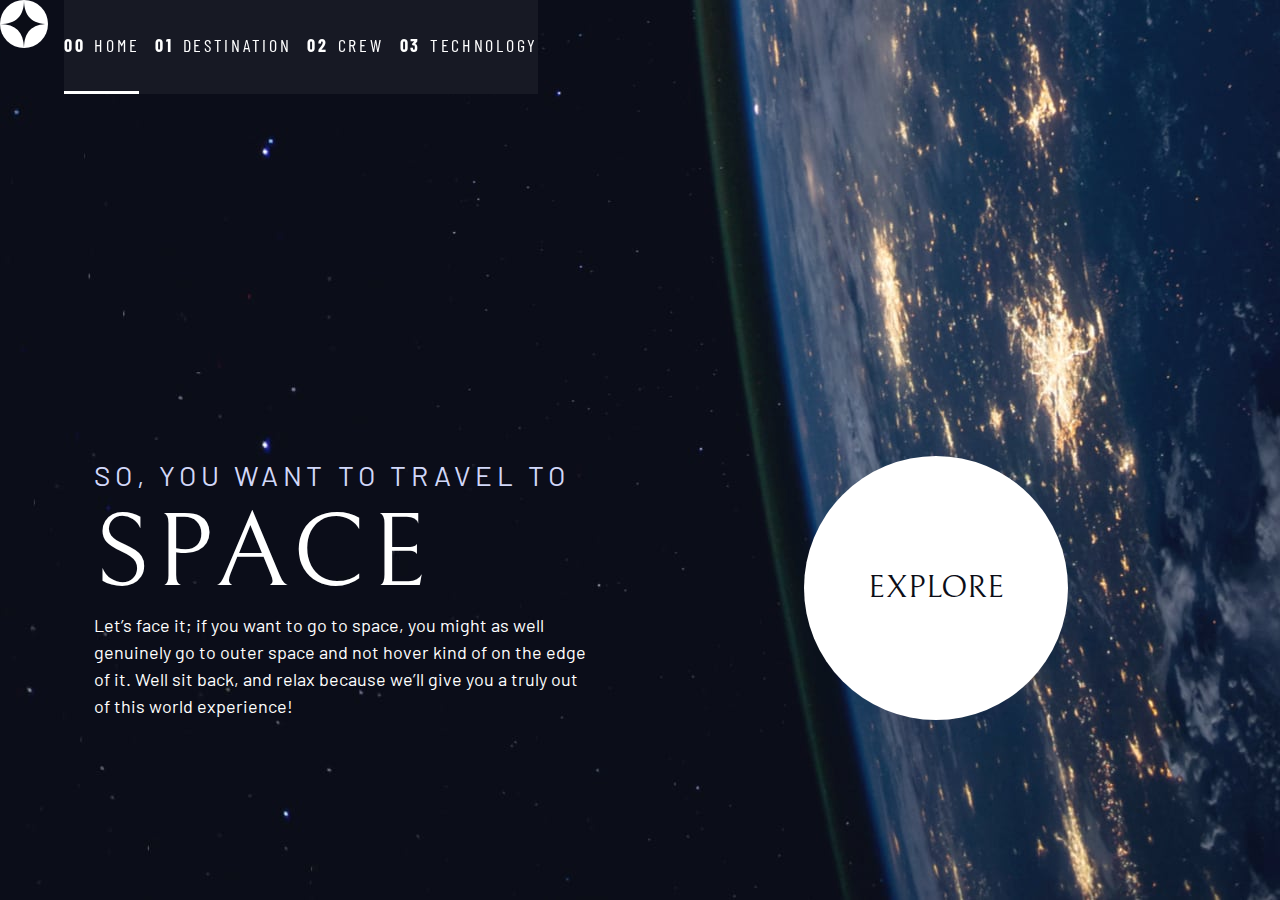
<file: index.html>
<!DOCTYPE html>
<html lang="en">
<head>
  <meta charset="UTF-8">
  <meta name="viewport" content="width=device-width, initial-scale=1.0">

  <link rel="icon" type="image/png" sizes="32x32" href="./assets/favicon-32x32.png">
  <!-- Google fonts -->
  <link rel="preconnect" href="https://fonts.googleapis.com">
  <link rel="preconnect" href="https://fonts.gstatic.com" crossorigin>
  <link href="https://fonts.googleapis.com/css2?family=Barlow+Condensed:wght@400;700&family=Bellefair&family=Barlow:wght@400;700&display=swap"
      rel="stylesheet">
      
  <!-- Our custom CSS -->
  <link rel="stylesheet" href="index.css">
  <title>Frontend Mentor | Space tourism website</title>

  <script src="index.js" defer></script>
</head>
<body class="home">
  

  <header class="primary-header flex">
    <div>
      <img src="./assets/shared/logo.svg" alt="space tourism logo" class="logo">
  
    </div>
    <button class="mobile-nav-toggle" aria-controls="primary-navigation"><span class="sr-only"
      aria-expanded="false">Menu</span></button>
   <nav>
      <ul id="primary-navigation" data-visible="false" class="primary-navigation underline-indicators flex">
        <li class="active"><a class="ff-sans-cond uppercase text-white letter-spacing-2" 
          href="index.html"><span>00</span>Home</a>
        <li><a class="ff-sans-cond uppercase text-white letter-spacing-2" 
          href="destination.html"><span>01</span>Destination</a>
        <li><a class="ff-sans-cond uppercase text-white letter-spacing-2" 
          href="crew.html"><span>02</span>Crew</a>
        <li><a class="ff-sans-cond uppercase text-white letter-spacing-2" 
          href="technology.html"><span>03</span>Technology</a>
      </ul>
    </nav> 

    


  </header>
  
  <div class="grid-container grid-container--home">
    <div>
    <h1 class="text-accent fs-500 ff-sans cond uppercase letter-spacing-1">So, you want to travel to
    <span class="fs-900 ff-serif text-white d-block">Space</span></h1>
  

    <p>Let’s face it; if you want to go to space, you might as well genuinely go to 
      outer space and not hover kind of on the edge of it. Well sit back, and relax 
      because we’ll give you a truly out of this world experience!</p>
    </div>
  <div>
  <a href="#" class="large-button uppercase ff-serif text-dark bg-white">Explore</a>
  </div>
</div>
</body>
</html>
</file>
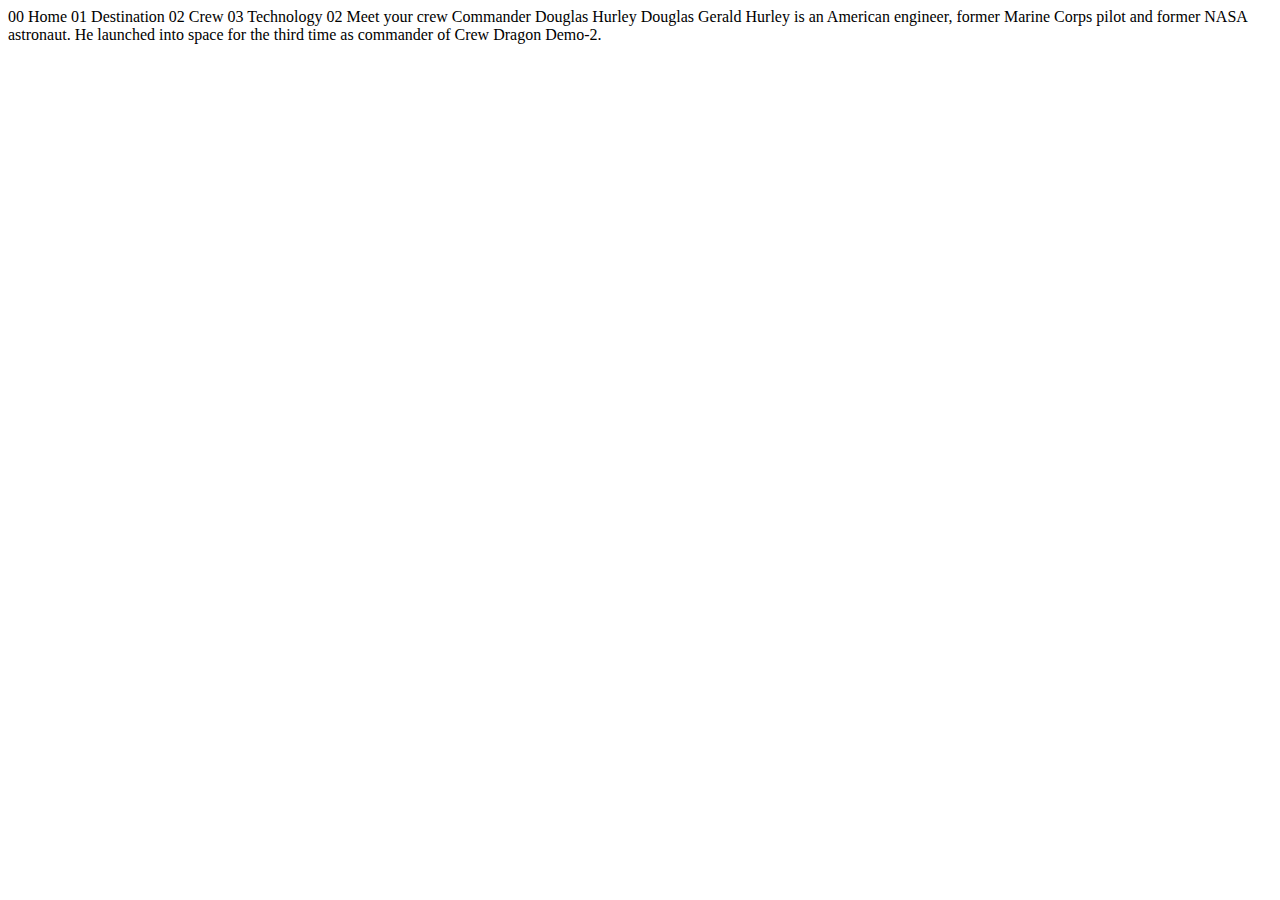
<file: crew-commander.html>
<!DOCTYPE html>
<html lang="en">
<head>
  <meta charset="UTF-8">
  <meta name="viewport" content="width=device-width, initial-scale=1.0">

  <link rel="icon" type="image/png" sizes="32x32" href="./assets/favicon-32x32.png">
  
  <title>Frontend Mentor | Space tourism website</title>
</head>
<body>

  00 Home
  01 Destination
  02 Crew
  03 Technology

  02 Meet your crew

  Commander
  Douglas Hurley

  Douglas Gerald Hurley is an American engineer, former Marine Corps pilot 
  and former NASA astronaut. He launched into space for the third time as 
  commander of Crew Dragon Demo-2.
</body>
</html>
</file>
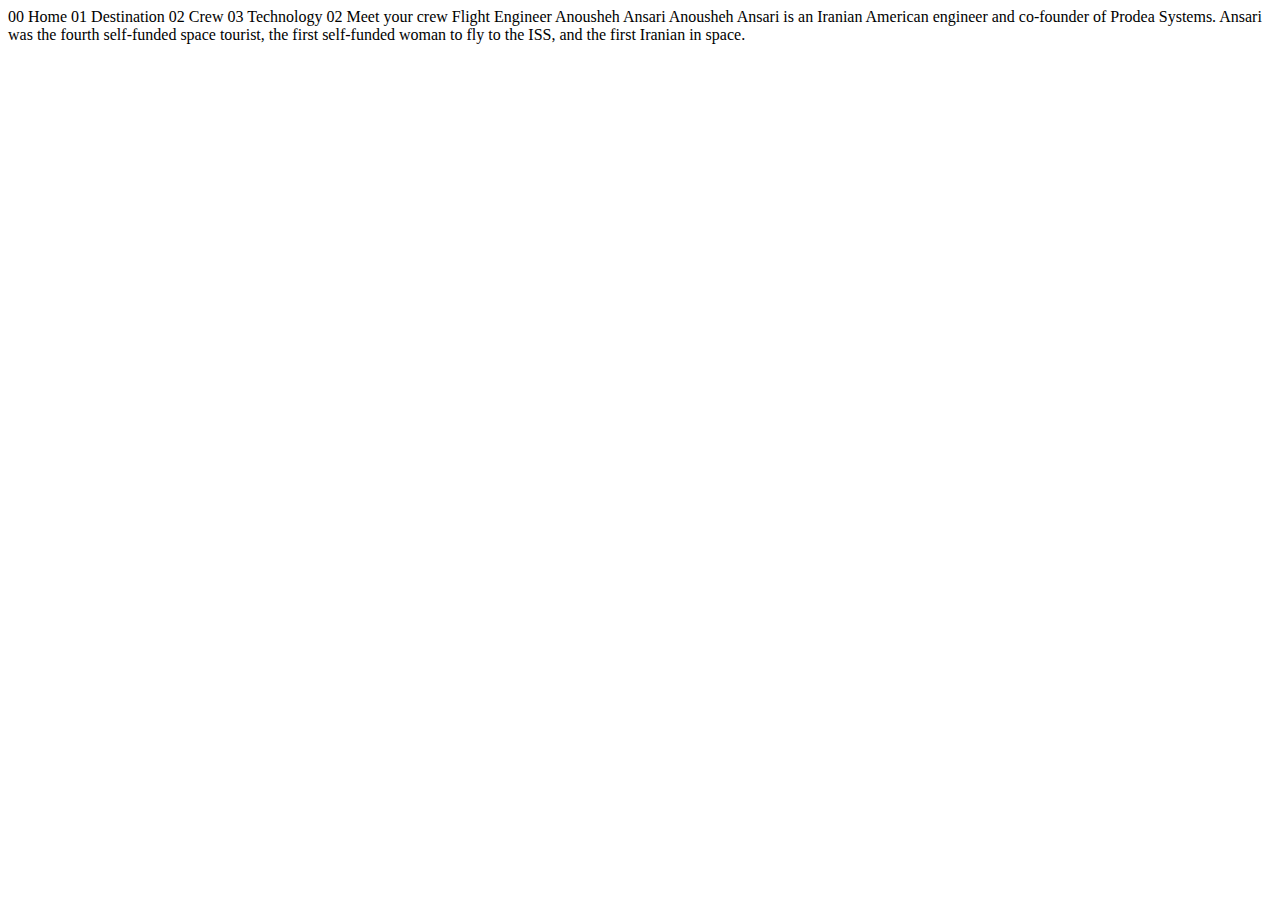
<file: crew-engineer.html>
<!DOCTYPE html>
<html lang="en">
<head>
  <meta charset="UTF-8">
  <meta name="viewport" content="width=device-width, initial-scale=1.0">

  <link rel="icon" type="image/png" sizes="32x32" href="./assets/favicon-32x32.png">
  
  <title>Frontend Mentor | Space tourism website</title>
</head>
<body>

  00 Home
  01 Destination
  02 Crew
  03 Technology

  02 Meet your crew

  Flight Engineer
  Anousheh Ansari

  Anousheh Ansari is an Iranian American engineer and co-founder of Prodea Systems. 
  Ansari was the fourth self-funded space tourist, the first self-funded woman to 
  fly to the ISS, and the first Iranian in space. 
</body>
</html>
</file>
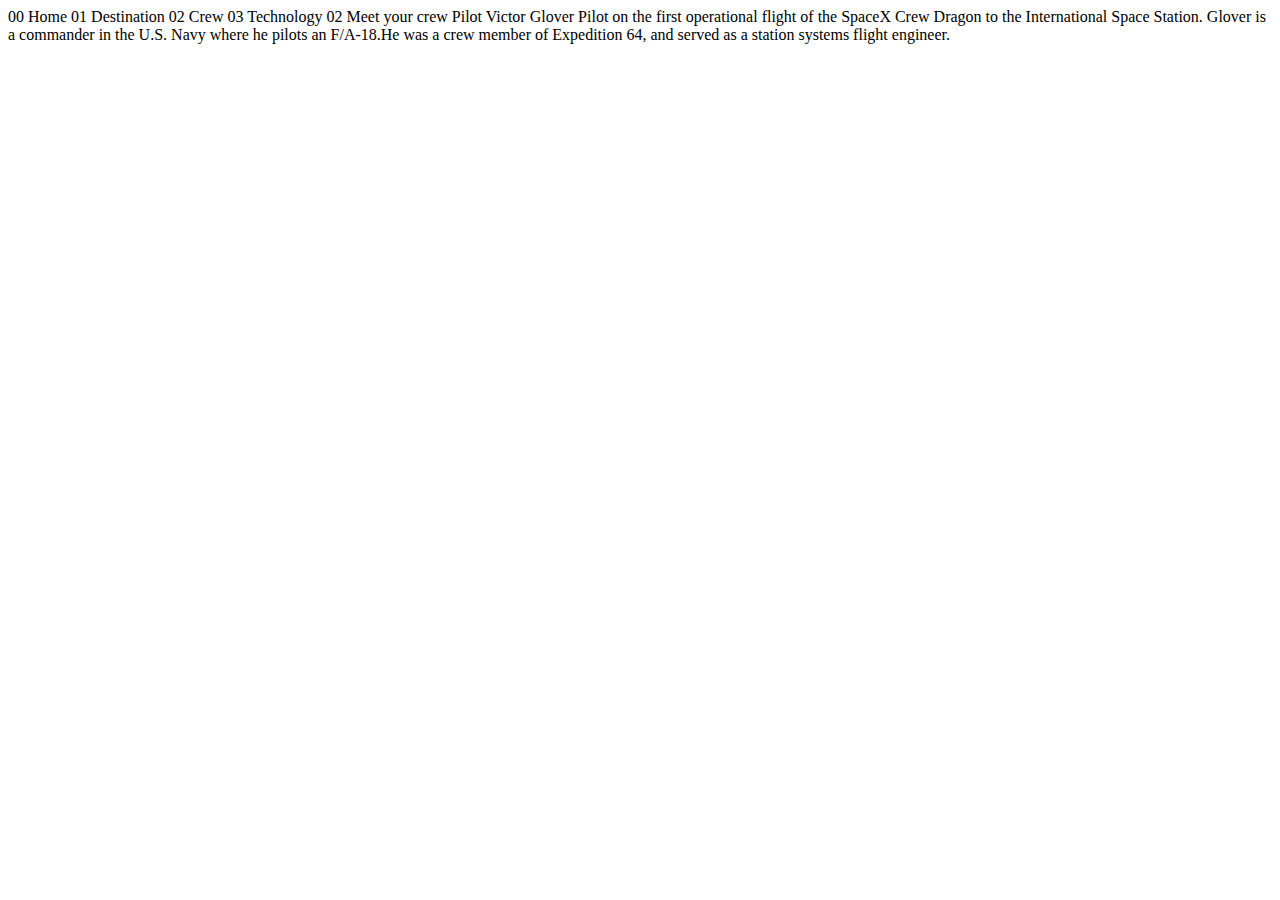
<file: crew-pilot.html>
<!DOCTYPE html>
<html lang="en">
<head>
  <meta charset="UTF-8">
  <meta name="viewport" content="width=device-width, initial-scale=1.0">

  <link rel="icon" type="image/png" sizes="32x32" href="./assets/favicon-32x32.png">
  
  <title>Frontend Mentor | Space tourism website</title>
</head>
<body>

  00 Home
  01 Destination
  02 Crew
  03 Technology

  02 Meet your crew

  Pilot
  Victor Glover

  Pilot on the first operational flight of the SpaceX Crew Dragon to the 
  International Space Station. Glover is a commander in the U.S. Navy where 
  he pilots an F/A-18.He was a crew member of Expedition 64, and served as a 
  station systems flight engineer. 
</body>
</html>
</file>
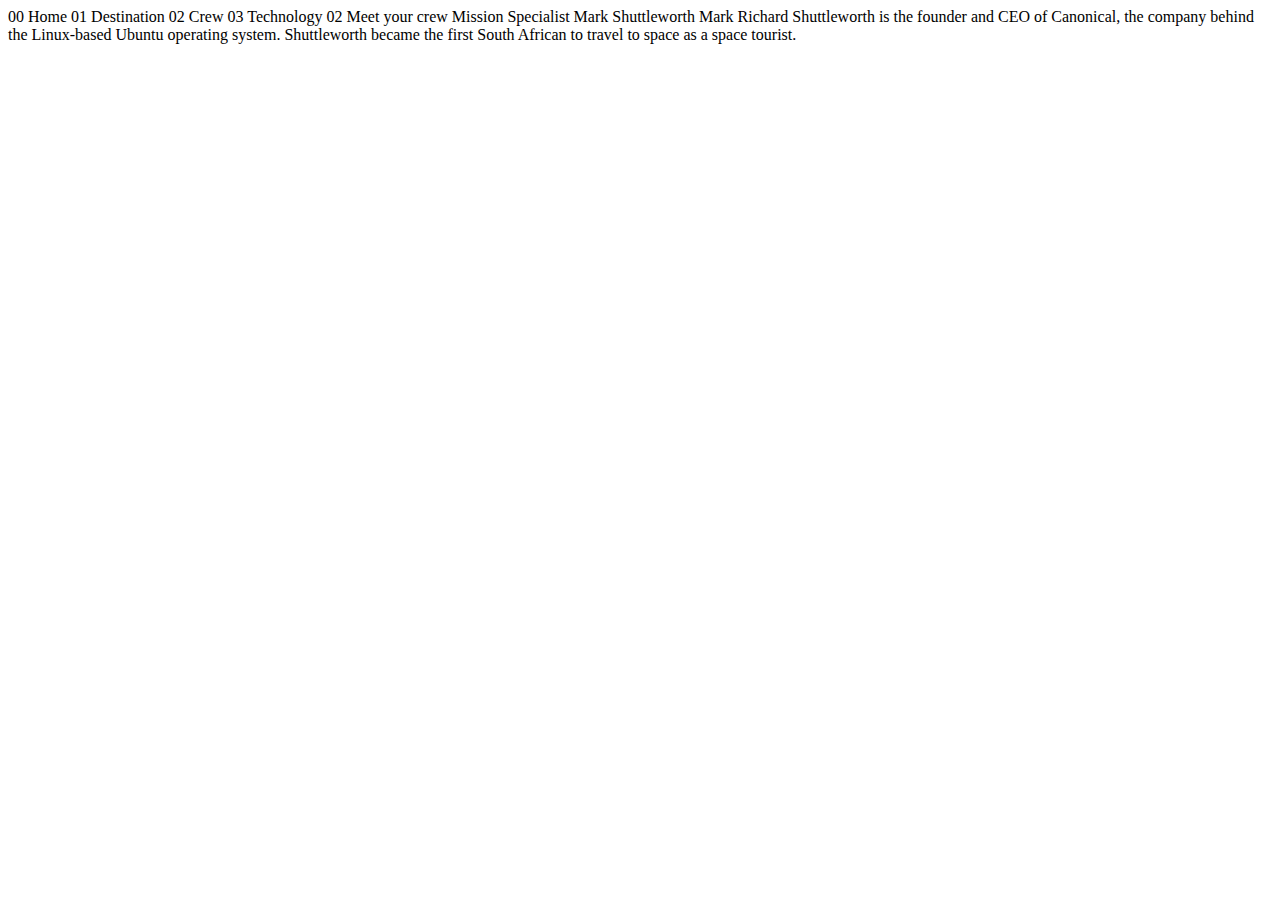
<file: crew-specialist.html>
<!DOCTYPE html>
<html lang="en">
<head>
  <meta charset="UTF-8">
  <meta name="viewport" content="width=device-width, initial-scale=1.0">

  <link rel="icon" type="image/png" sizes="32x32" href="./assets/favicon-32x32.png">
  
  <title>Frontend Mentor | Space tourism website</title>
</head>
<body>

  00 Home
  01 Destination
  02 Crew
  03 Technology

  02 Meet your crew

  Mission Specialist
  Mark Shuttleworth

  Mark Richard Shuttleworth is the founder and CEO of Canonical, the company behind 
  the Linux-based Ubuntu operating system. Shuttleworth became the first South 
  African to travel to space as a space tourist.
</body>
</html>
</file>
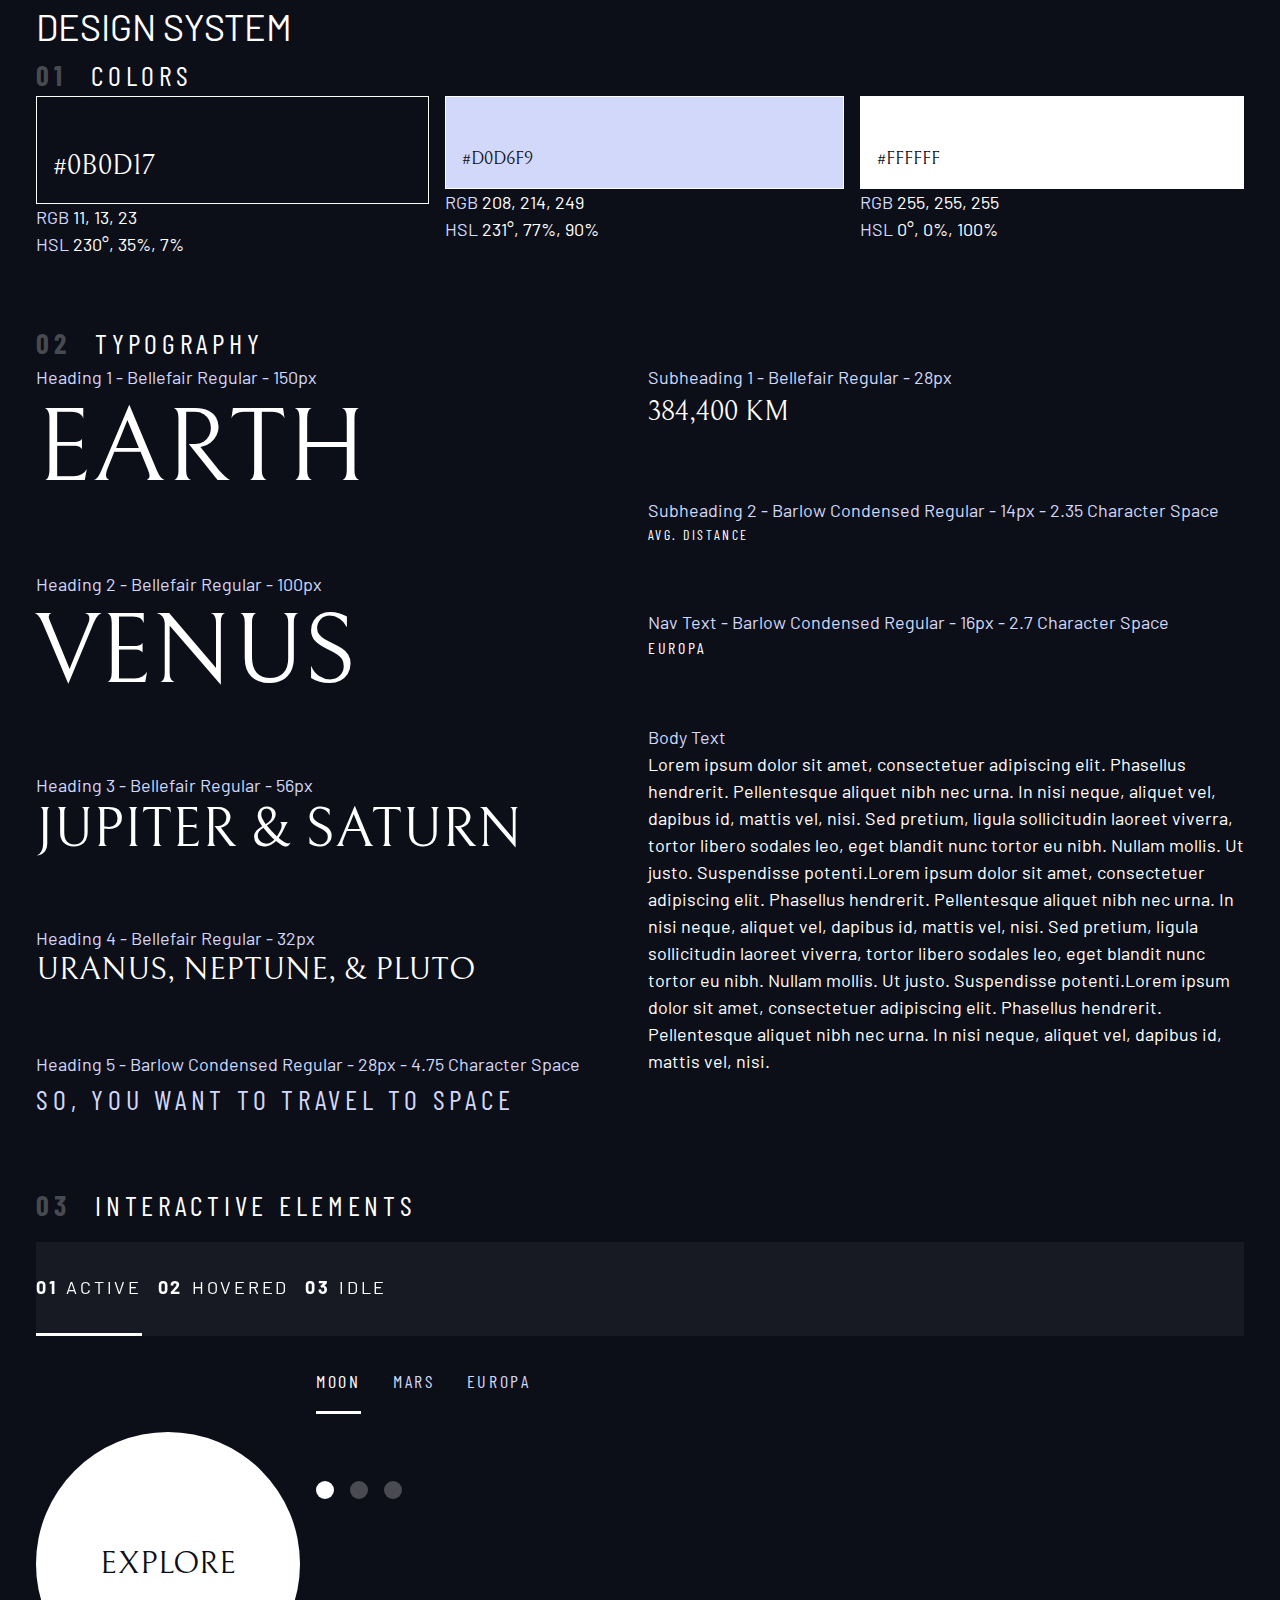
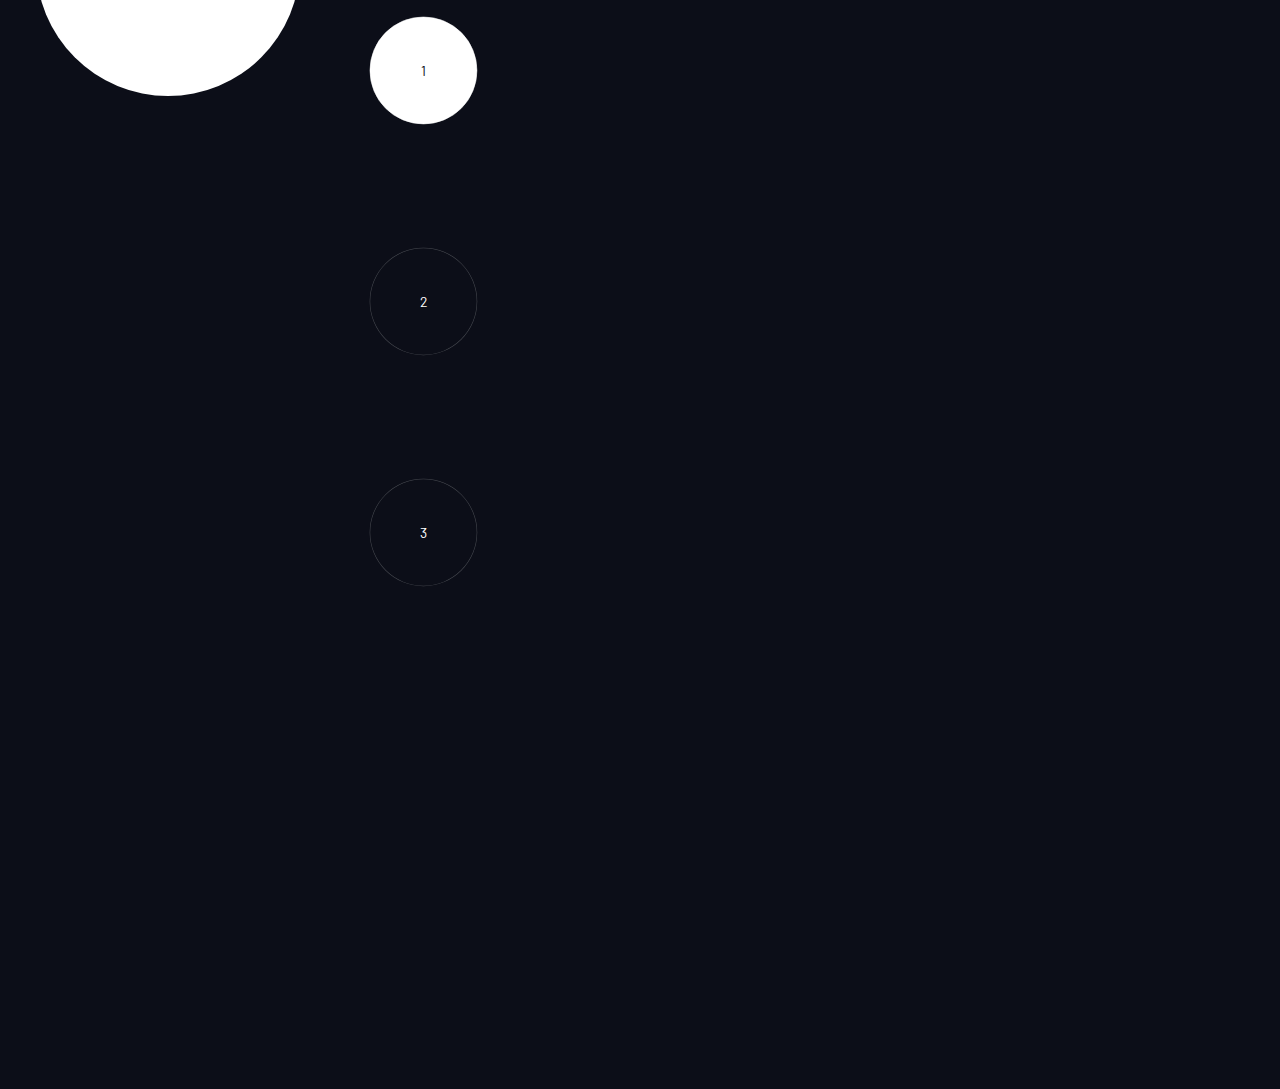
<file: design-system.html>
<!DOCTYPE html>
<html lang="en">
<head>
  <meta charset="UTF-8">
  <meta http-equiv="X-UA-Compatible" content="IE=edge">
  <meta name="viewport" content="width=device-width, initial-scale=1.0">
  <title>Document</title>
 <!-- Google fonts -->
 <link rel="preconnect" href="https://fonts.googleapis.com">
 <link rel="preconnect" href="https://fonts.gstatic.com" crossorigin>
 <link href="https://fonts.googleapis.com/css2?family=Barlow+Condensed:wght@400;700&family=Bellefair&family=Barlow:wght@400;700&display=swap"
     rel="stylesheet">

  <link rel="stylesheet" href="index.css">
</head>
<body class="bg-dark text-white">
    <div class="container">
      <h1 class="uppercase">Design System</h1>

      <section id="colors">
        <h2 class="numbered-title"><span>01</span> colors</h2>
        
        <div class="flex">
        <div style="flex-grow: 1">
            <div class="bg-dark text-white ff-serif fs-500" style="padding : 3rem 1rem 1rem; border: 1px solid white">
            #0B0D17
            </div>
            <p><span class="text-accent">RGB</span> 11, 13, 23</p>
            <p><span class="text-accent">HSL</span> 230°, 35%, 7%</p>
        </div>

        <div style="flex-grow: 1">
          <div class="bg-accent text-dark ff-serif" style="padding : 3rem 1rem 1rem; border: 1px solid white">
          #D0D6F9
          </div>
          <p><span class="text-accent">RGB</span> 208, 214, 249</p>
          <p><span class="text-accent">HSL</span> 231°, 77%, 90%</p>
      </div>

      <div style="flex-grow: 1">
        <div class="bg-white text-dark ff-serif" style="padding : 3rem 1rem 1rem; border: 1px solid white">
        #FFFFFF
        </div>
        <p><span class="text-accent">RGB</span> 255, 255, 255</p>
        <p><span class="text-accent">HSL</span> 0°, 0%, 100%</p>
    </div>
  </div>

      </section>
      <section id="typography"  style="margin: 4rem 0">
        <h2 class="numbered-title"><span>02 </span>Typography</h2>
        <div class="flex">
            <div class="flow" style="flex-basis: 100%; --flow-space: 4rem;">
                <div> 
                    <p class="text-accent">Heading 1 - Bellefair Regular - 150px</p>
                    <p class="fs-900 ff-serif uppercase">Earth</p>
                </div>
                <div> 
                    <p class="text-accent">Heading 2 - Bellefair Regular - 100px</p>
                    <p class="fs-800 ff-serif uppercase">Venus</p>
                </div>
                <div> 
                    <p class="text-accent">Heading 3 - Bellefair Regular - 56px</p>
                    <p class="fs-700 ff-serif uppercase">Jupiter & Saturn</p>
                    
                </div>
                <div> 
                    <p class="text-accent">Heading 4 - Bellefair Regular - 32px</p>
                    <p class="fs-600 ff-serif uppercase">Uranus, Neptune, & Pluto</p>
                </div>
                <div> 
                    <p class="text-accent">Heading 5 - Barlow Condensed Regular - 28px - 4.75 Character Space</p>
                    <p class="text-accent fs-500 ff-sans-cond uppercase letter-spacing-1">So, you want to travel to space</p>
                </div>
            
            </div>
            
            <div class="flow" style="flex-basis: 100%; --flow-space: 4rem;">
                <div> 
                    <p class="text-accent">Subheading 1 - Bellefair Regular - 28px</p>
                    <p class="fs-500 ff-serif uppercase">384,400 km</p>
                </div>
                <div> 
                    <p class="text-accent">Subheading 2 - Barlow Condensed Regular - 14px - 2.35 Character Space</p>
                    <p class="fs-200 ff-sans-cond uppercase letter-spacing-3">Avg. Distance</p>
                </div>
                <div> 
                    <p class="text-accent">Nav Text - Barlow Condensed Regular - 16px - 2.7 Character Space</p>
                    <p class="fs-300 ff-sans-cond uppercase letter-spacing-2">Europa</p>
                </div>
                <div> 
                    <p class="text-accent">Body Text</p>
                    <p>Lorem ipsum dolor sit amet, consectetuer adipiscing elit. Phasellus hendrerit. Pellentesque aliquet nibh nec urna. In nisi neque, aliquet vel, dapibus id, mattis vel, nisi. Sed pretium, ligula sollicitudin laoreet viverra, tortor libero sodales leo, eget blandit nunc tortor eu nibh. Nullam mollis. Ut justo. Suspendisse potenti.Lorem ipsum dolor sit amet, consectetuer adipiscing elit. Phasellus hendrerit. Pellentesque aliquet nibh nec urna. In nisi neque, aliquet vel, dapibus id, mattis vel, nisi. Sed pretium, ligula sollicitudin laoreet viverra, tortor libero sodales leo, eget blandit nunc tortor eu nibh. Nullam mollis. Ut justo. Suspendisse potenti.Lorem ipsum dolor sit amet, consectetuer adipiscing elit. Phasellus hendrerit. Pellentesque aliquet nibh nec urna. In nisi neque, aliquet vel, dapibus id, mattis vel, nisi. </p>
                </div>
            </div>
        </div>
    </section>

    <section class="flow" id="interactive-elements">
        <h2 class="numbered-title"><span>03</span> Interactive elements</h2>
        
        <!-- navigation -->
        <div>
            <nav>
                <ul class="primary-navigation underline-indicators flex">
                    <li class="active"><a class="uppercase text-white letter-spacing-2" 
                    href="#"><span>01</span>Active</a>
                    <li><a class="uppercase text-white letter-spacing-2" 
                    href="#"><span>02</span>Hovered</a>
                    <li><a class="uppercase text-white letter-spacing-2" 
                    href="#"><span>03</span>Idle</a>
                </ul>
            </nav>    
        </div>
        
        <div class="flex">
            <div style="margin-top: 5rem;">
                <!-- explore button -->
                <a href="#" class="large-button uppercase ff-serif fs-600 text-dark bg-white">Explore</a>
            </div>
            
            <div class="flow" style="margin-bottom: 50vh; --flow-space: 4rem">
                <!-- Tabs -->
                <div class="tab-list underline-indicators flex">
                    <button aria-selected="true" class= "uppercase ff-sans-cond text-accent letter-spacing-2 
                    bg-dark">Moon</button>
                    <button aria-selected="false" class= "uppercase ff-sans-cond text-accent letter-spacing-2 
                    bg-dark">Mars</button>
                    <button aria-selected="false" class= "uppercase ff-sans-cond text-accent letter-spacing-2 
                    bg-dark">Europa</button>
                </div>
                
                <!-- Dots -->
                <div class="dot-indicators flex">
                    <button aria-selected="true"><span class="sr-only">Slide title</span></button>
                    <button aria-selected="false"><span class="sr-only">Slide title</span></button>
                    <button aria-selected="false"><span class="sr-only">Slide title</span></button>
                </div>
                
                <!-- Numbers -->
                <div class="number-indicators flex" style="flex-direction: column;">
                    <button aria-selected="true" class="text-white ff-sans-normal fs-500">1</button>
                    <button aria-selected="false" class="text-white ff-sans-normal fs-500">2</button>
                    <button aria-selected="false" class="text-white ff-sans-normal fs-500">3</button>
                </div>
            </div>
        </div>
        
    </section>

    </div>

  <script src="index.js" defer></script>
</body>
</html>
</file>
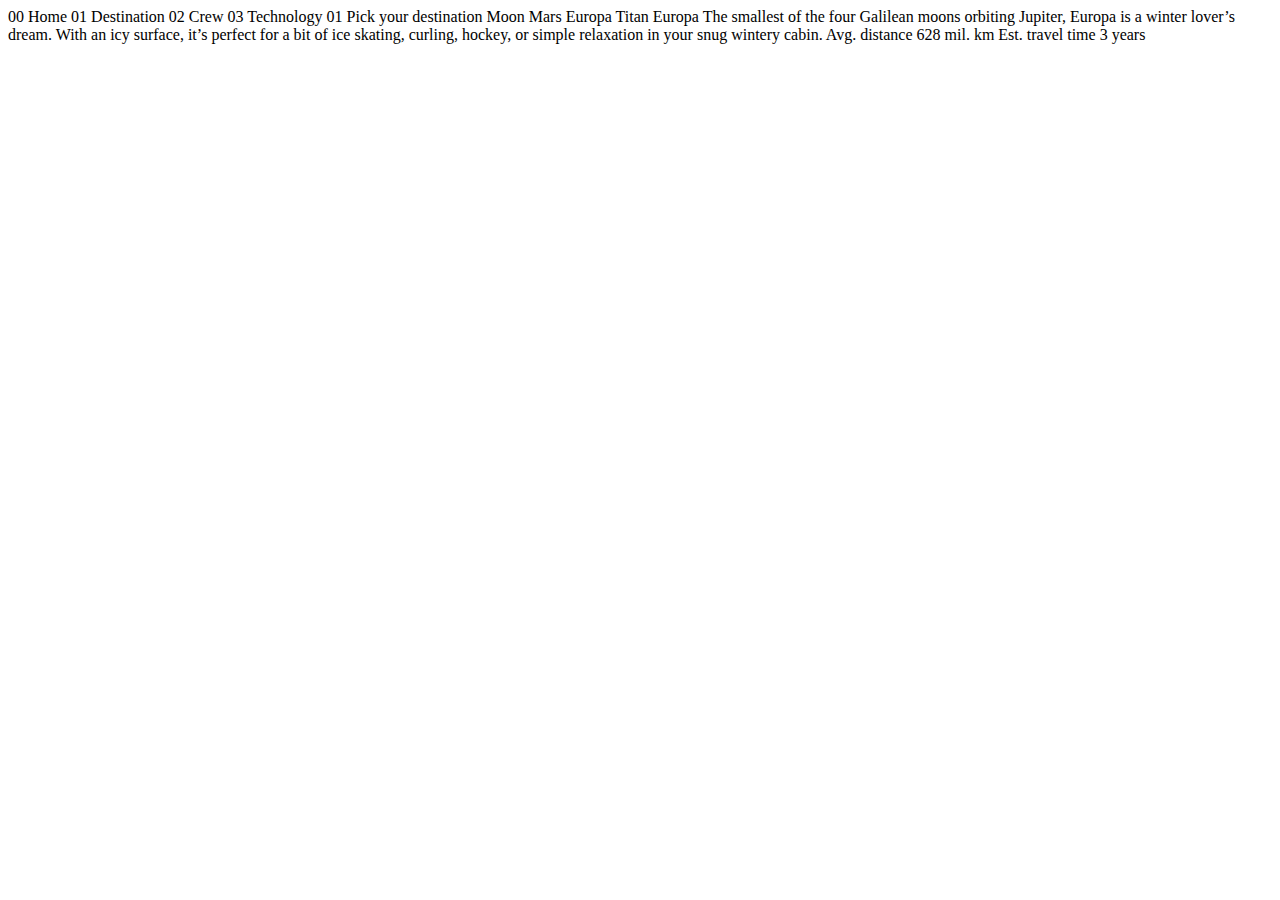
<file: destination-europa.html>
<!DOCTYPE html>
<html lang="en">
<head>
  <meta charset="UTF-8">
  <meta name="viewport" content="width=device-width, initial-scale=1.0">

  <link rel="icon" type="image/png" sizes="32x32" href="./assets/favicon-32x32.png">
  
  <title>Frontend Mentor | Space tourism website</title>
</head>
<body>

  00 Home
  01 Destination
  02 Crew
  03 Technology

  01 Pick your destination

  Moon
  Mars
  Europa
  Titan

  Europa

  The smallest of the four Galilean moons orbiting Jupiter, Europa is a 
  winter lover’s dream. With an icy surface, it’s perfect for a bit of 
  ice skating, curling, hockey, or simple relaxation in your snug 
  wintery cabin.

  Avg. distance
  628 mil. km

  Est. travel time
  3 years
</body>
</html>
</file>
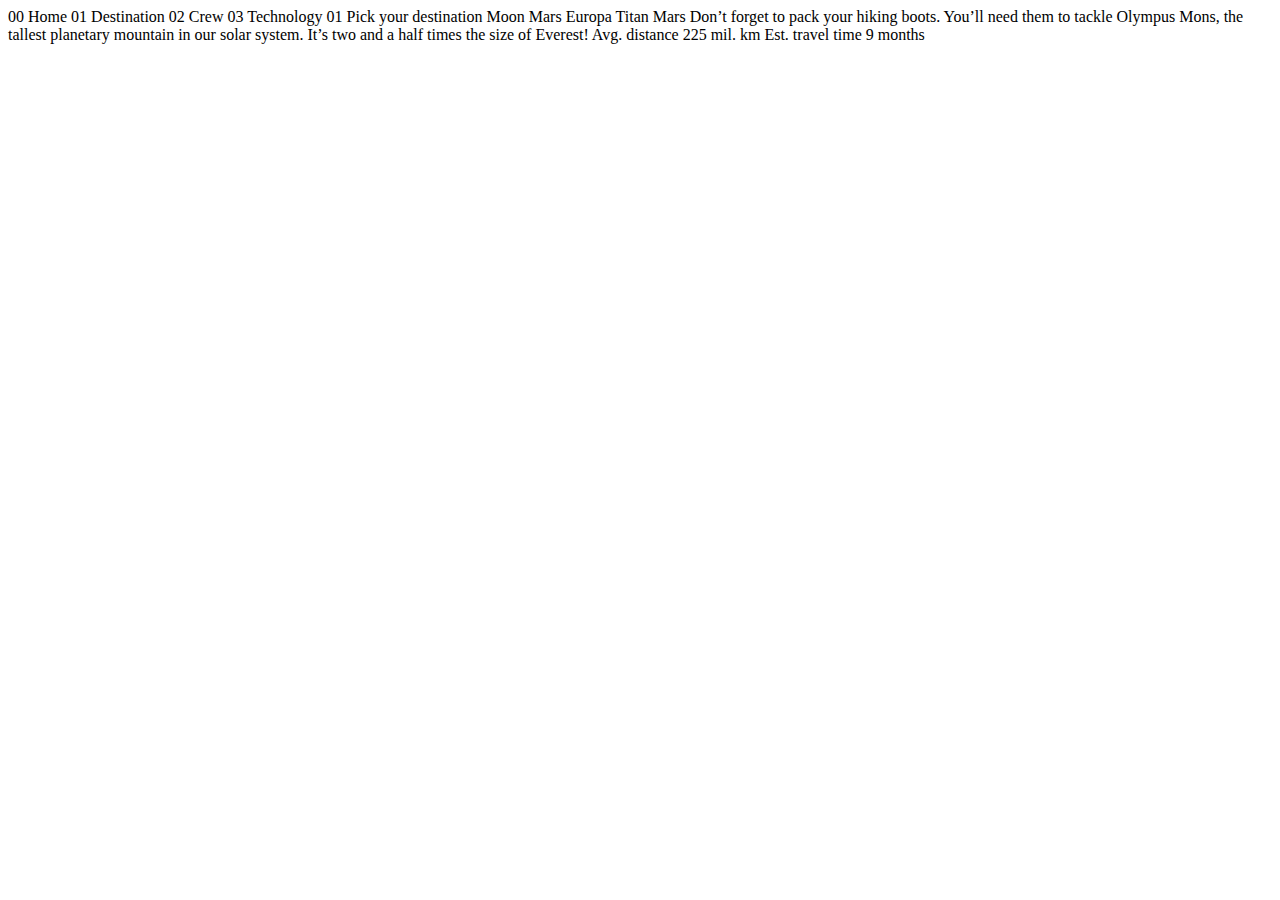
<file: destination-mars.html>
<!DOCTYPE html>
<html lang="en">
<head>
  <meta charset="UTF-8">
  <meta name="viewport" content="width=device-width, initial-scale=1.0">

  <link rel="icon" type="image/png" sizes="32x32" href="./assets/favicon-32x32.png">
  
  <title>Frontend Mentor | Space tourism website</title>
</head>
<body>

  00 Home
  01 Destination
  02 Crew
  03 Technology

  01 Pick your destination

  Moon
  Mars
  Europa
  Titan

  Mars

  Don’t forget to pack your hiking boots. You’ll need them to tackle Olympus Mons, 
  the tallest planetary mountain in our solar system. It’s two and a half times 
  the size of Everest!

  Avg. distance
  225 mil. km

  Est. travel time
  9 months
</body>
</html>
</file>
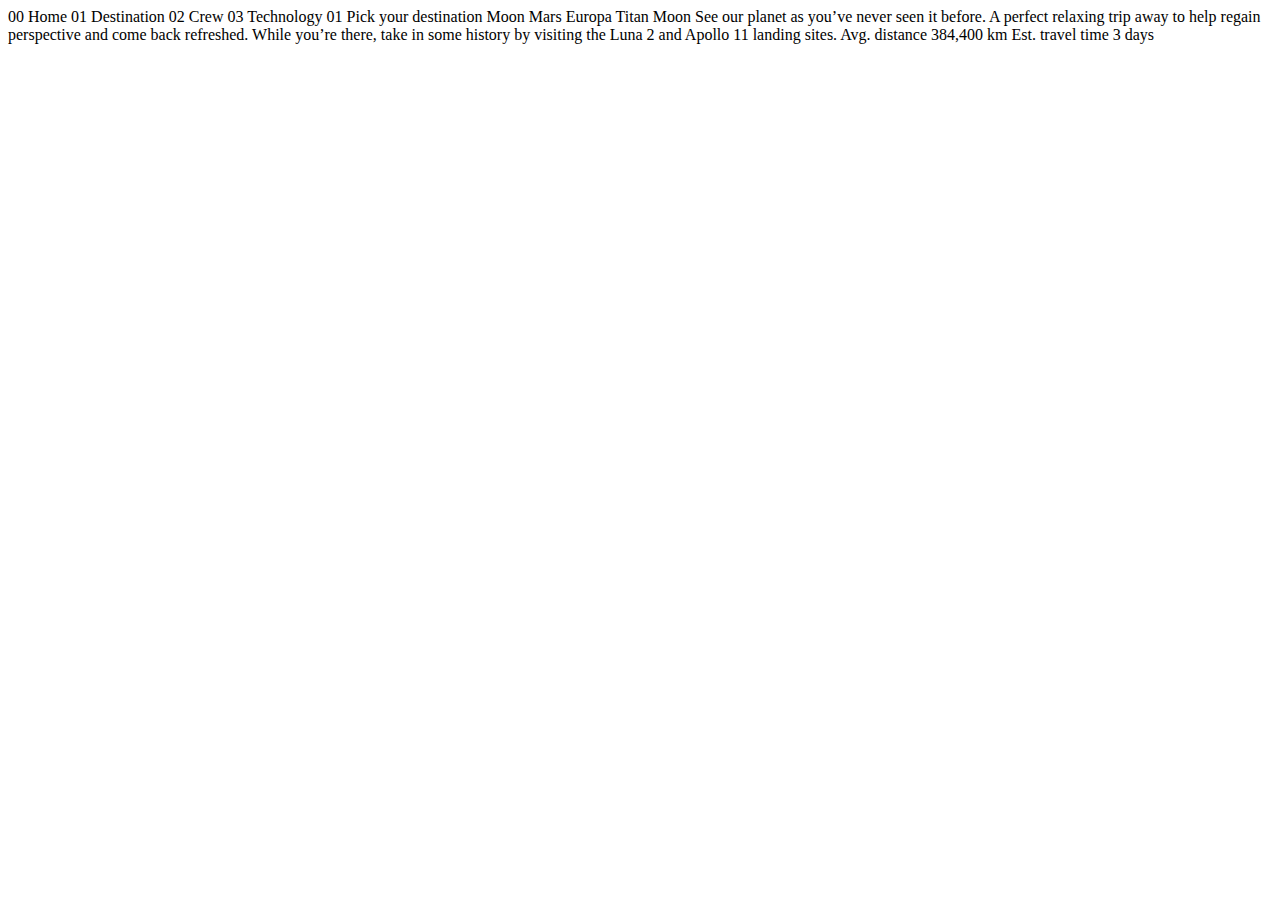
<file: destination-moon.html>
<!DOCTYPE html>
<html lang="en">
<head>
  <meta charset="UTF-8">
  <meta name="viewport" content="width=device-width, initial-scale=1.0">

  <link rel="icon" type="image/png" sizes="32x32" href="./assets/favicon-32x32.png">
  
  <title>Frontend Mentor | Space tourism website</title>
</head>
<body>

  00 Home
  01 Destination
  02 Crew
  03 Technology

  01 Pick your destination

  Moon
  Mars
  Europa
  Titan

  Moon

  See our planet as you’ve never seen it before. A perfect relaxing trip away to help 
  regain perspective and come back refreshed. While you’re there, take in some history 
  by visiting the Luna 2 and Apollo 11 landing sites.

  Avg. distance
  384,400 km

  Est. travel time
  3 days
</body>
</html>
</file>
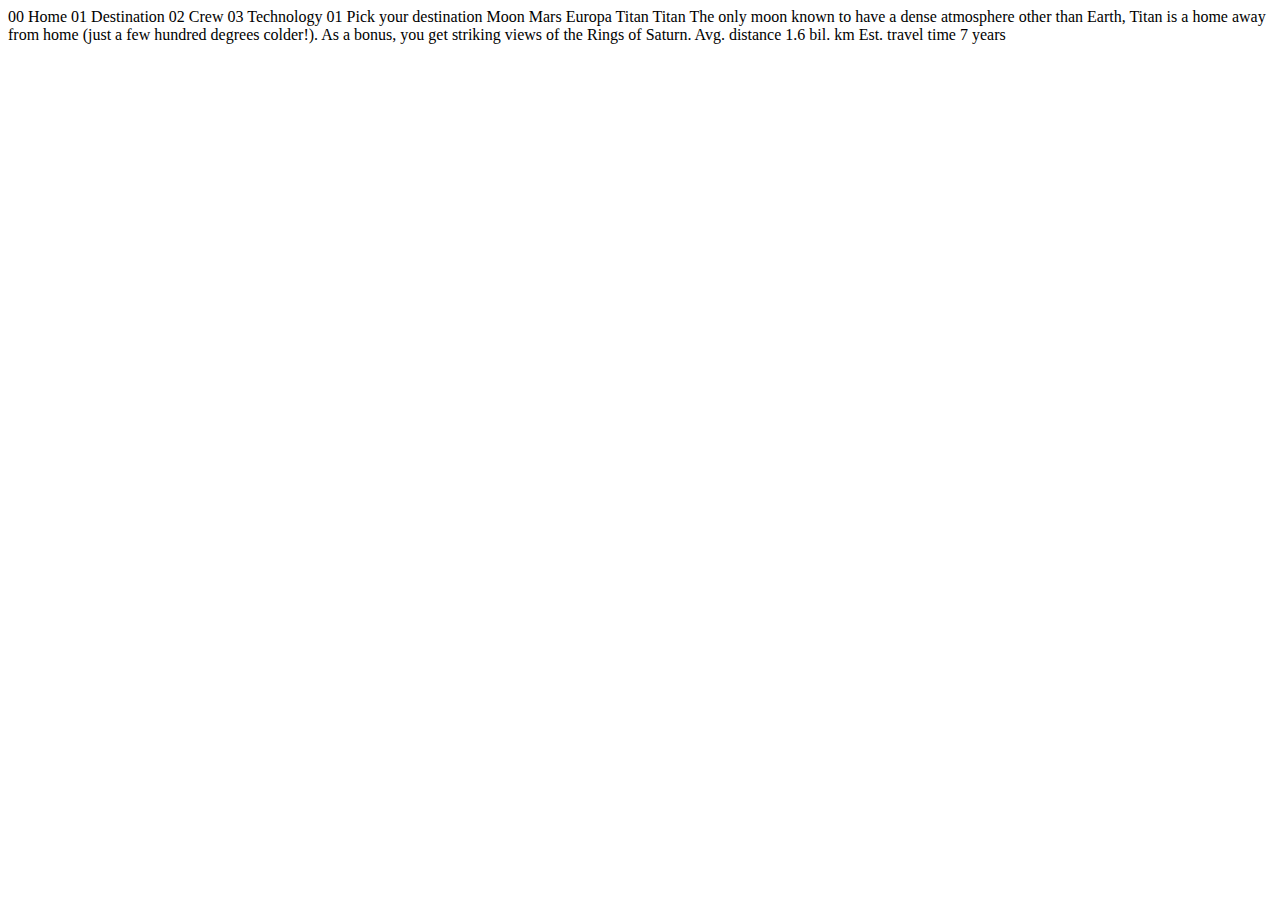
<file: destination-titan.html>
<!DOCTYPE html>
<html lang="en">
<head>
  <meta charset="UTF-8">
  <meta name="viewport" content="width=device-width, initial-scale=1.0">

  <link rel="icon" type="image/png" sizes="32x32" href="./assets/favicon-32x32.png">
  
  <title>Frontend Mentor | Space tourism website</title>
</head>
<body>

  00 Home
  01 Destination
  02 Crew
  03 Technology

  01 Pick your destination

  Moon
  Mars
  Europa
  Titan

  Titan

  The only moon known to have a dense atmosphere other than Earth, Titan 
  is a home away from home (just a few hundred degrees colder!). As a 
  bonus, you get striking views of the Rings of Saturn.

  Avg. distance
  1.6 bil. km

  Est. travel time
  7 years
</body>
</html>
</file>
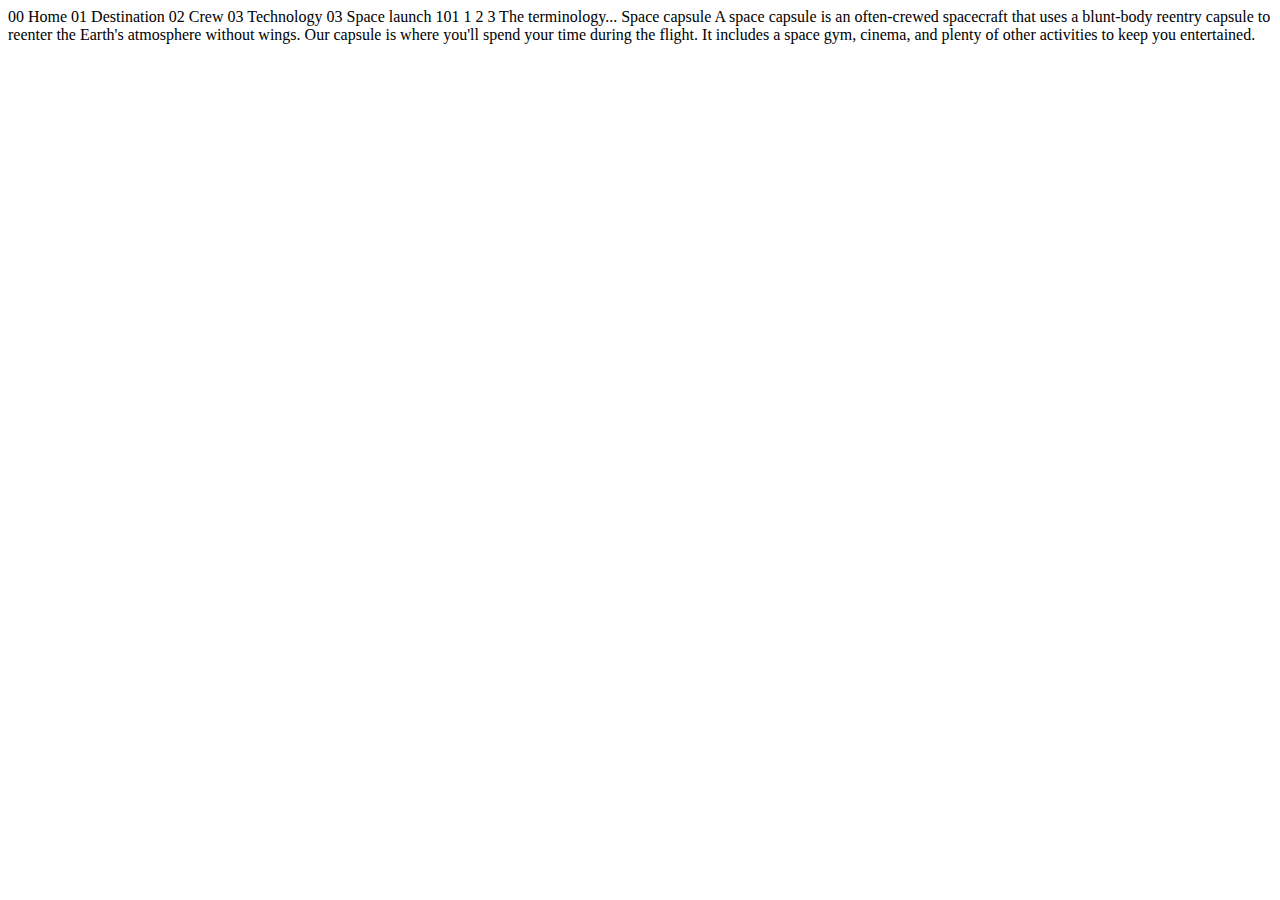
<file: technology-capsule.html>
<!DOCTYPE html>
<html lang="en">
<head>
  <meta charset="UTF-8">
  <meta name="viewport" content="width=device-width, initial-scale=1.0">

  <link rel="icon" type="image/png" sizes="32x32" href="./assets/favicon-32x32.png">
  
  <title>Frontend Mentor | Space tourism website</title>
</head>
<body>

  00 Home
  01 Destination
  02 Crew
  03 Technology

  03 Space launch 101

  1
  2
  3

  The terminology...
  Space capsule

  A space capsule is an often-crewed spacecraft that uses a blunt-body reentry 
  capsule to reenter the Earth's atmosphere without wings. Our capsule is where 
  you'll spend your time during the flight. It includes a space gym, cinema, 
  and plenty of other activities to keep you entertained.
</body>
</html>
</file>
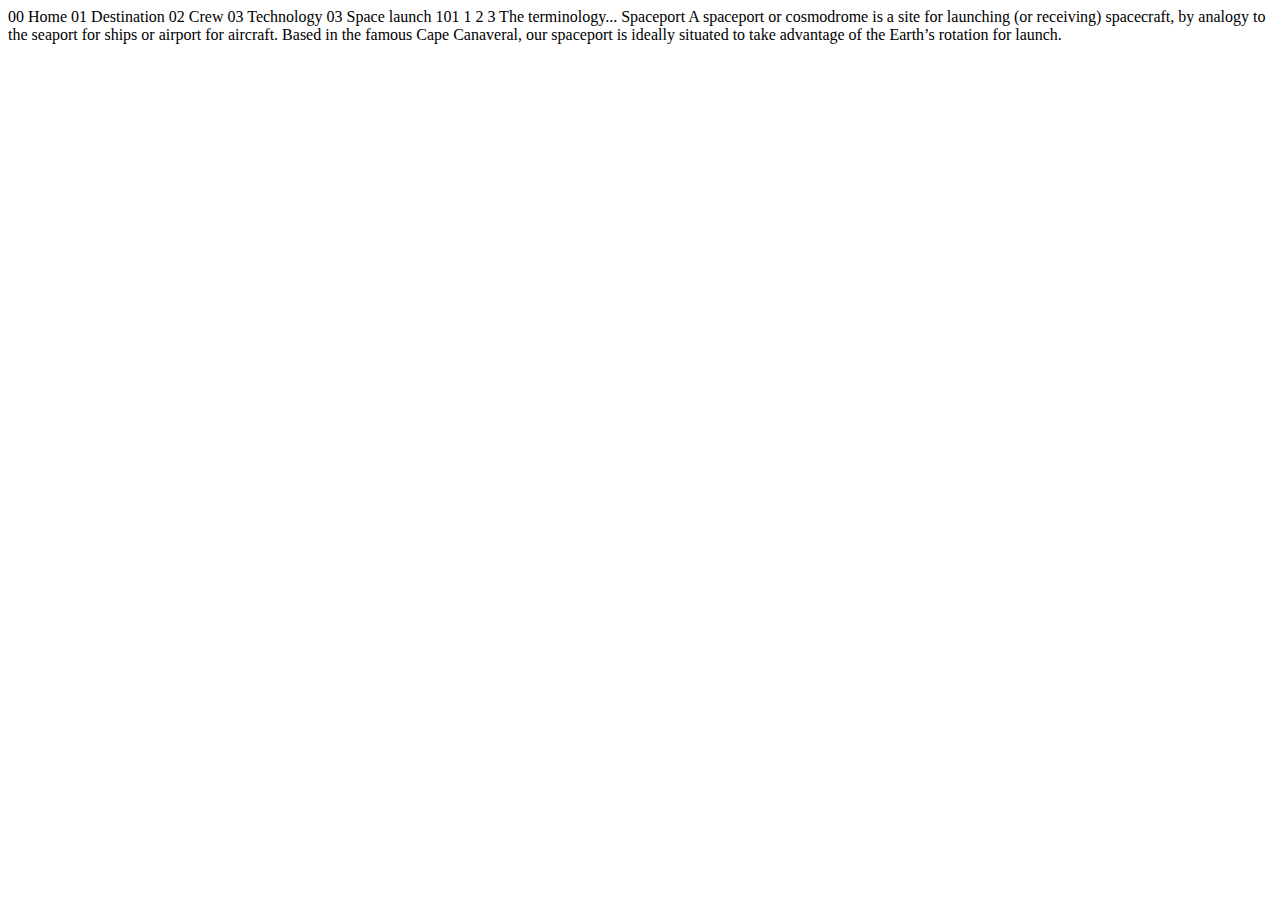
<file: technology-spaceport.html>
<!DOCTYPE html>
<html lang="en">
<head>
  <meta charset="UTF-8">
  <meta name="viewport" content="width=device-width, initial-scale=1.0">

  <link rel="icon" type="image/png" sizes="32x32" href="./assets/favicon-32x32.png">
  
  <title>Frontend Mentor | Space tourism website</title>
</head>
<body>

  00 Home
  01 Destination
  02 Crew
  03 Technology

  03 Space launch 101

  1
  2
  3

  The terminology...
  Spaceport

  A spaceport or cosmodrome is a site for launching (or receiving) spacecraft, 
  by analogy to the seaport for ships or airport for aircraft. Based in the 
  famous Cape Canaveral, our spaceport is ideally situated to take advantage 
  of the Earth’s rotation for launch.
</body>
</html>
</file>
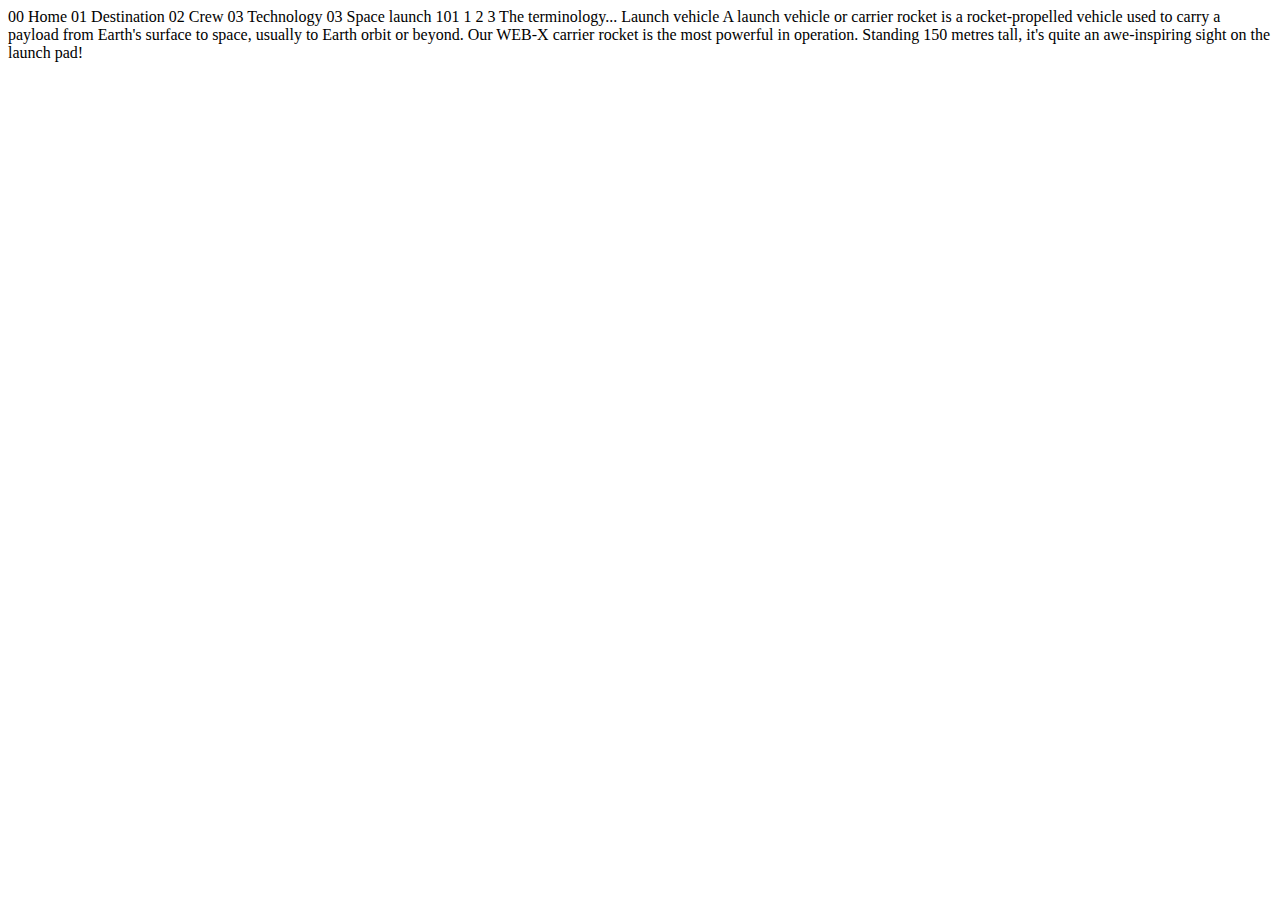
<file: technology-vehicle.html>
<!DOCTYPE html>
<html lang="en">
<head>
  <meta charset="UTF-8">
  <meta name="viewport" content="width=device-width, initial-scale=1.0">

  <link rel="icon" type="image/png" sizes="32x32" href="./assets/favicon-32x32.png">
  
  <title>Frontend Mentor | Space tourism website</title>
</head>
<body>

  00 Home
  01 Destination
  02 Crew
  03 Technology

  03 Space launch 101

  1
  2
  3

  The terminology...
  Launch vehicle

  A launch vehicle or carrier rocket is a rocket-propelled vehicle used to carry a 
  payload from Earth's surface to space, usually to Earth orbit or beyond. Our 
  WEB-X carrier rocket is the most powerful in operation. Standing 150 metres tall, 
  it's quite an awe-inspiring sight on the launch pad!
</body>
</html>
</file>
<file: index.css>
/* -------------- */
/* Custom Properties */
/* -------------- */

:root {
  /* colors */
  --clr-dark: 230 35% 7%;
  --clr-light: 231 77% 90%;
  --clr-white: 0 0% 100%;

  /* font-sizes */
  --fs-900: clamp(5rem, 7vw + 1rem, 9.375rem);
  --fs-800: 3.5rem;
  --fs-700: 1.5rem;
  --fs-600: 1rem;
  --fs-500: 1.75rem;
  --fs-400: 0.9375rem;
  --fs-300: 1rem;
  --fs-200: 0.875rem;
    

  /* font-families */
  --ff-serif: "Bellefair", serif;
  --ff-sans-cond: "Barlow Condensed", sans-serif;
  --ff-sans-normal: "Barlow", sans-serif;
}

@media (min-width: 35em) {
  :root {
    --fs-800: 5rem;
    --fs-700: 2.5rem;
    --fs-600: 1.5rem;
    --fs-400: 1rem;
  }
}

@media (min-width: 45em) {
  :root {
    /* font-sizes */
    --fs-800: 6.25rem;
    --fs-700: 3.5rem;
    --fs-600: 2rem;
    --fs-400: 1.125rem;
  }
}



/* -------------- */
/* Reset          */
/* -------------- */

/* https://piccalil.li/blog/a-modern-css-reset/ */

/* Box sizing */
*,
*::before,
*::after {
  box-sizing: border-box;
}

/* Reset margins */
body,
h1,
h2,
h3,
h4,
h5,
p,
figure,
picture {
  margin: 0;
}

h1,
h2,
h3,
h4,
h5,
h6,
p {
  font-weight: 400;
}

/* set up the body */
body {
  font-family: var(--ff-sans-normal);
  font-size: var(--fs-400);
  color: hsl(var(--clr-white) );
  background-color: hsl( var(--clr-dark) );
  line-height: 1.5;
  min-height: 100vh;
  overflow-x: hidden;
  display: grid;
  grid-template-rows: min-content 1fr;
}

/* make images easier to work with*/
img,
picture {
  max-width: 100%;
  display: block;
}

/* make form elements easier to work with*/
input,
button,
textarea,
select {
    font: inherit;
}

/* remove animations for people who've turned them off */

@media (prefers-reduced-motion: reduce) {  
  *,
  *::before,
  *::after {
    animation-duration: 0.01ms !important;
    animation-iteration-count: 1 !important;
    transition-duration: 0.01ms !important;
    scroll-behavior: auto !important;
  }
}


/* -------------- */
/* Utility classes */
/* -------------- */


.flex {
  display:flex;
  gap: var(--gap, 1rem);
}

.grid {
  display:grid;
  gap: var(--gap, 1rem);
}

.d-block {
  display: block;
}

.flow > *:where(:not(:first-child)) {
  margin-top: var(--flow-space, 1rem);
  
}

.container {
  padding-inline: 2em;
  margin-inline: auto;
  max-width: 80rem;
}

.grid-container {
  text-align: center;
  
  display: grid;
  place-items: center;
  padding-inline: 1rem;
}

.grid-container * {
  max-width: 50ch;
}

@media (min-width: 45em) {
  .grid-container {
    text-align: left;
    column-gap: var(--container-gap, 2rem);
    grid-template-columns: minmax(1rem, 1fr) repeat(2, minmax(0, 40rem)) minmax(1rem, 1fr);
  }

  .grid-container > *:first-child {
    grid-column: 2;
    
  }
  
  .grid-container > *:last-child {
    grid-column: 3;
    
  }

  .grid-container--home {
    padding-bottom: max(6rem, 20vh);
    align-items: end;
  }
}




.sr-only {
  position: absolute;
  width: 1px;
  height: 1px;
  padding: 0;
  margin: -1px;
  overflow: hidden;
  clip: rect(0, 0, 0, 0);
  white-space: nowrap; /* added line */
  border: 0;
}

/* colors */

.bg-dark { background-color: hsl( var(--clr-dark) );}
.bg-accent { background-color: hsl( var(--clr-light) );}
.bg-white { background-color: hsl( var(--clr-white) );}

.text-dark { color: hsl(var(--clr-dark) );}
.text-accent {color: hsl(var(--clr-light) );}
.text-white {color: hsl(var(--clr-white) );}

.example-component {
  background-color: hsl(var(--clr-light) / .2 );
}

/* typography */

.ff-serif { font-family: var(--ff-serif); } 
.ff-sans-cond { font-family: var(--ff-sans-cond); } 
.ff-sans-normal { font-family: var(--ff-sans-normal); } 

.letter-spacing-1 { letter-spacing: 4.75px; } 
.letter-spacing-2 { letter-spacing: 2.7px; } 
.letter-spacing-3 { letter-spacing: 2.35px; } 

.uppercase { text-transform: uppercase; }

.fs-900 { font-size: var(--fs-900); }
.fs-800 { font-size: var(--fs-800); }
.fs-700 { font-size: var(--fs-700); }
.fs-600 { font-size: var(--fs-600); }
.fs-500 { font-size: var(--fs-500); }
.fs-400 { font-size: var(--fs-400); }
.fs-300 { font-size: var(--fs-300); }
.fs-200 { font-size: var(--fs-200); }

.fs-900,
.fs-800,
.fs-700,
.fs-600 {
    line-height: 1.1;
}

.numbered-title {
  font-family: var(--ff-sans-cond);
  font-size: var(--fs-500);
  text-transform: uppercase;
  letter-spacing: 4.72px;
}

.numbered-title span {
  margin-right: .5em;
  font-weight: 700;
  color: hsl(var(--clr-white) / .25);
}

/* ------------------- */
/* Components         */
/* ------------------- */

.large-button {
  font-size: 2rem;
  position: relative;
  display: inline-grid;
  z-index: 1;
  place-items: center;
  padding: 0 2em;
  aspect-ratio: 1;
  border-radius: 50%;
  text-decoration: none;
}

.large-button::after {
  content:'';
  position: absolute;
  z-index:-1;
  background: hsl( var(--clr-white) / .15 );
  width: 100%;
  height: 100%;
  border-radius: 50%;
  opacity:0;
  transition: opacity 500ms linear, transform 750ms ease-in-out;
}

.large-button:hover::after,
.large-button:focus::after {
  opacity: 1;
  transform: scale(1.5);
}

.primary-navigation {
  --underline-gap: 2rem;
  list-style: none;
  padding: 0;
  margin:0;
  background: hsl( var(--clr-dark) / .95 );
  
}

@supports(backdrop-filter: blur(1.5rem)) {
  .primary-navigation {
    background: hsl( var(--clr-white) / .05 );
    backdrop-filter: blur(1.5rem);
}

.mobile-nav-toggle {
  display: none;
}

@media (max-width: 35rem) {
  .primary-navigation {
    --underline-gap: 0.5rem;
    position: fixed;
    z-index: 1000;
    inset: 0 0 0 30%;
	  
    list-style: none;
    padding: min(20rem, 15vh) 2rem;
    margin:0;
    flex-direction: column;
    transform: translateX(100%);
    transition: transform 500ms ease-in-out;
  }
  
  .primary-navigation[data-visible="true"] {
    transform: translateX(0);
  }

  

  .primary-navigation.underline-indicators > .active {
    border: 0;
  }

  .mobile-nav-toggle {
    display: block;
    position: absolute;
    z-index: 2000;
    right: 1rem;
    top: 2rem;
    background: transparent;
    border:0;
    background-image: url(./assets/shared/icon-hamburger.svg);
    background-repeat: no-repeat;
    background-position: center;
    width: 1.5rem;
    aspect-ratio: 1;
  }
  .mobile-nav-toggle[aria-expanded="true"] {
    background-image: url(./assets/shared/icon-close.svg);
}

  .mobile-nav-toggle:focus-visible {
    outline: 5px solid white;
    outline-offset: 5px;
  }
  }


.primary-navigation a {
  text-decoration: none;
}

.primary-navigation a > span {
  margin-right: .5em;
  font-weight: 700;
  color: hsl(var(--clr-white));
}

.underline-indicators > *{
  cursor: pointer;
  padding: var(--underline-gap, 1rem) 0;
  border: 0;
  border-bottom: 0.2rem solid hsl(var(--clr-white) / 0);
}

.underline-indicators > *:hover,
.underline-indicators > *:focus {
  border-color: hsl( var(--clr-white) / .5 );
}

.underline-indicators > .active,
.underline-indicators > [aria-selected="true"] {
  color:hsl(var(--clr-white) / 1);
  border-color: hsl( var(--clr-white) / 1);
}

.tab-list {
  --gap: 2rem;
  border-bottom: 0.2rem solid hsl(var(--clr-white) / 0);
}

.dot-indicators > * {
  cursor: pointer;
  border: 0;
  border-radius: 50%;
  aspect-ratio: 1;
  padding: .5em;
  background-color: hsl(var(--clr-white) / 0.25);
}

.dot-indicators > *:hover,
.dot-indicators > *:focus {
  background-color: hsl( var(--clr-white) / .5 );
}

.dot-indicators > [aria-selected="true"] {
  background-color: hsl( var(--clr-white) / 1);
}

.number-indicators > * {
  cursor: pointer;
  border: 0.1rem solid hsl( var(--clr-white) /0.25);
  border-radius: 50%;
  aspect-ratio: 1;
  padding: 0;
  background-color: hsl(var(--clr-dark) / 0.25);
  transform: scale(.5);
}

.number-indicators > *:hover,
.number-indicators > *:focus {
  border-color: hsl( var(--clr-white) / 1);
}


.number-indicators > [aria-selected="true"] {
  color:hsl(var(--clr-dark));
  background-color: hsl( var(--clr-white) / 1);
  border-color: hsl( var(--clr-white) / 1);
}

/* ------------------- */
/* Page specific  background     */
/* ------------------- */
body {
  background-size: cover;
  background-position: bottom center;
}
/* home */

.home {
  background-image: url(./assets/home/background-home-mobile.jpg);
}

@media (min-width: 35em) {
  .home {
    background-position: center center;
    background-image: url(./assets/home/background-home-tablet.jpg);
  }
}

@media (min-width: 45em) {
  .home {
    background-image: url(./assets/home/background-home-desktop.jpg);
  }
}}
</file>
